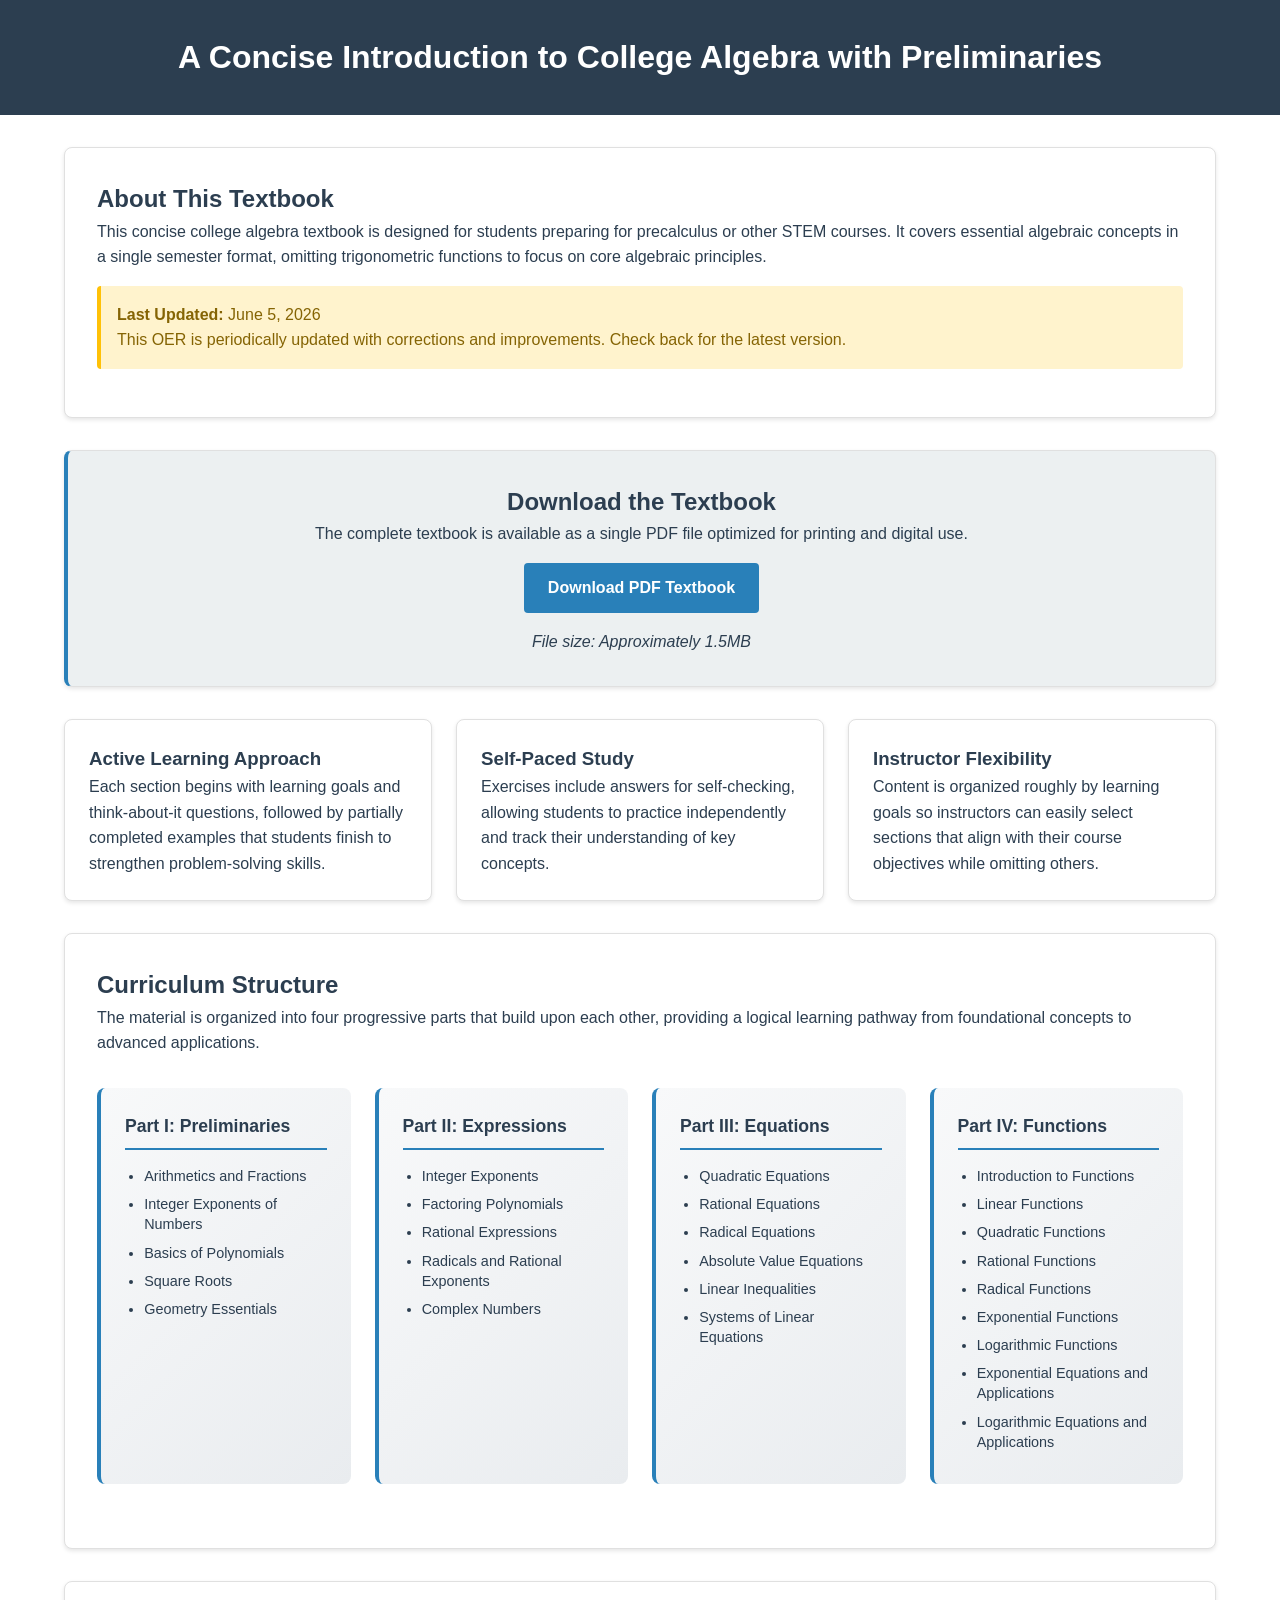
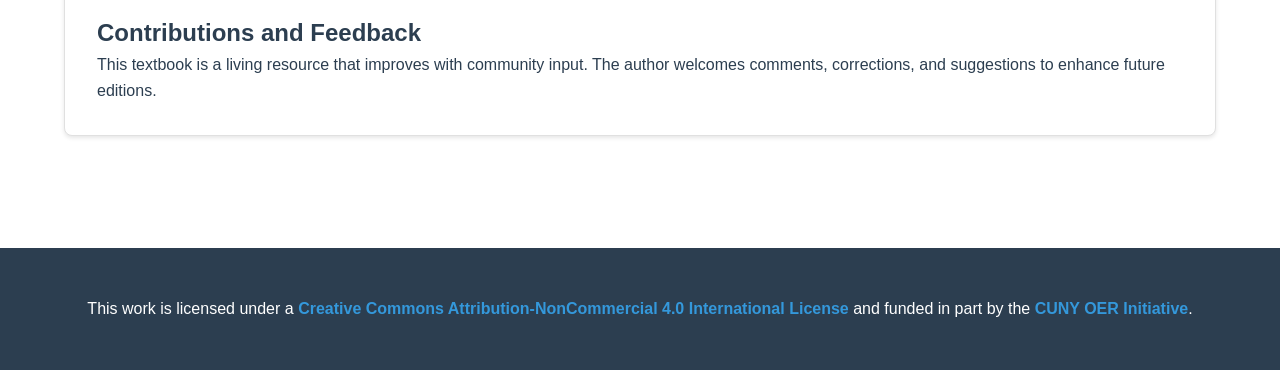
<file: index.html>
<!DOCTYPE html>
<html xmlns="http://www.w3.org/1999/xhtml" lang="" xml:lang="">
<head>
  <meta charset="utf-8" />
  <meta name="generator" content="pandoc" />
  <meta name="viewport" content="width=device-width, initial-scale=1.0, user-scalable=yes" />
  <title>A Concise Introduction to College Algebra with Preliminaries</title>
  <style>
    code{white-space: pre-wrap;}
    span.smallcaps{font-variant: small-caps;}
    div.columns{display: flex; gap: min(4vw, 1.5em);}
    div.column{flex: auto; overflow-x: auto;}
    div.hanging-indent{margin-left: 1.5em; text-indent: -1.5em;}
    /* The extra [class] is a hack that increases specificity enough to
       override a similar rule in reveal.js */
    ul.task-list[class]{list-style: none;}
    ul.task-list li input[type="checkbox"] {
      font-size: inherit;
      width: 0.8em;
      margin: 0 0.8em 0.2em -1.6em;
      vertical-align: middle;
    }
    .display.math{display: block; text-align: center; margin: 0.5rem auto;}
  </style>
  <link rel="stylesheet" href="style.css" />
</head>
<body>
<header id="title-block-header">
<h1 class="title">A Concise Introduction to College Algebra with
Preliminaries</h1>
</header>
<div class="container">
<section id="about-this-textbook" class="card">
<h2>About This Textbook</h2>
<p>This concise college algebra textbook is designed for students
preparing for precalculus or other STEM courses. It covers essential
algebraic concepts in a single semester format, omitting trigonometric
functions to focus on core algebraic principles.</p>
<div class="update-notice">
<p><strong>Last Updated:</strong> June 5, 2026</p>
<p>This OER is periodically updated with corrections and improvements.
Check back for the latest version.</p>
</div>
</section>
<section id="download-the-textbook" class="card download-section">
<h2>Download the Textbook</h2>
<p>The complete textbook is available as a single PDF file optimized for
printing and digital use.</p>
<p><a href="CCA2025.pdf" class="btn" target="_blankpage">Download PDF
Textbook</a></p>
<p><em>File size: Approximately 1.5MB</em></p>
</section>
<div class="features">
<section id="active-learning-approach" class="feature-card">
<h3>Active Learning Approach</h3>
<p>Each section begins with learning goals and think-about-it questions,
followed by partially completed examples that students finish to
strengthen problem-solving skills.</p>
</section>
<section id="self-paced-study" class="feature-card">
<h3>Self-Paced Study</h3>
<p>Exercises include answers for self-checking, allowing students to
practice independently and track their understanding of key
concepts.</p>
</section>
<section id="instructor-flexibility" class="feature-card">
<h3>Instructor Flexibility</h3>
<p>Content is organized roughly by learning goals so instructors can
easily select sections that align with their course objectives while
omitting others.</p>
</section>
</div>
<section id="curriculum-structure" class="card">
<h2>Curriculum Structure</h2>
<p>The material is organized into four progressive parts that build upon
each other, providing a logical learning pathway from foundational
concepts to advanced applications.</p>
<div class="curriculum-grid">
<section id="part-i-preliminaries" class="curriculum-part">
<h3>Part I: Preliminaries</h3>
<ul>
<li>Arithmetics and Fractions</li>
<li>Integer Exponents of Numbers</li>
<li>Basics of Polynomials</li>
<li>Square Roots</li>
<li>Geometry Essentials</li>
</ul>
</section>
<section id="part-ii-expressions" class="curriculum-part">
<h3>Part II: Expressions</h3>
<ul>
<li>Integer Exponents</li>
<li>Factoring Polynomials</li>
<li>Rational Expressions</li>
<li>Radicals and Rational Exponents</li>
<li>Complex Numbers</li>
</ul>
</section>
<section id="part-iii-equations" class="curriculum-part">
<h3>Part III: Equations</h3>
<ul>
<li>Quadratic Equations</li>
<li>Rational Equations</li>
<li>Radical Equations</li>
<li>Absolute Value Equations</li>
<li>Linear Inequalities</li>
<li>Systems of Linear Equations</li>
</ul>
</section>
<section id="part-iv-functions" class="curriculum-part">
<h3>Part IV: Functions</h3>
<ul>
<li>Introduction to Functions</li>
<li>Linear Functions</li>
<li>Quadratic Functions</li>
<li>Rational Functions</li>
<li>Radical Functions</li>
<li>Exponential Functions</li>
<li>Logarithmic Functions</li>
<li>Exponential Equations and Applications</li>
<li>Logarithmic Equations and Applications</li>
</ul>
</section>
</div>
</section>
<section id="contributions-and-feedback" class="card">
<h2>Contributions and Feedback</h2>
<p>This textbook is a living resource that improves with community
input. The author welcomes comments, corrections, and suggestions to
enhance future editions.</p>
</section>
</div>
<footer>
<div class="container">
<p>This work is licensed under a <a
href="https://creativecommons.org/licenses/by-nc-sa/4.0/"
target="_blankpage">Creative Commons Attribution-NonCommercial 4.0
International License</a> and funded in part by the <a
href="https://cunyoer.commons.gc.cuny.edu/" target="_blankpage">CUNY OER
Initiative</a>.</p>
</div>
</footer>
</body>
</html>
</file>
<file: style.css>
/* Simplified color palette with improved contrast */
:root {
    --primary-color: #2c3e50;      /* Dark blue-gray */
    --secondary-color: #2980b9;    /* Medium blue - better contrast */
    --accent-color: #e74c3c;       /* Red for accents */
    --light-color: #ecf0f1;        /* Light gray */
    --text-color: #2c3e50;         /* Dark text for better contrast */
    --background-color: #ffffff;   /* White background */
    --card-background: #ffffff;    /* White cards */
    --footer-bg: #2c3e50;          /* Dark footer */
    --footer-text: #ffffff;        /* White footer text */
    --footer-link: #3498db;        /* Bright blue for footer links */
}

* {
    margin: 0;
    padding: 0;
    box-sizing: border-box;
    font-family: 'Segoe UI', Tahoma, Geneva, Verdana, sans-serif;
}

body {
    background-color: var(--background-color);
    color: var(--text-color);
    line-height: 1.6;
}

.container {
    width: 90%;
    max-width: 1200px;
    margin: 0 auto;
    padding: 2rem 0;
}

/* Header Styles */
header {
    background-color: var(--primary-color);
    color: white;
    padding: 2rem 0;
    text-align: center;
}

/* Card-like Sections */
.card {
    background-color: var(--card-background);
    border-radius: 8px;
    padding: 2rem;
    margin-bottom: 2rem;
    box-shadow: 0 2px 4px rgba(0, 0, 0, 0.1);
    border: 1px solid #e0e0e0;
}

.download-section {
    background-color: var(--light-color);
    text-align: center;
    border-left: 4px solid var(--secondary-color);
}

/* Button Style */
.btn {
    display: inline-block;
    background-color: var(--secondary-color);
    color: white;
    padding: 12px 24px;
    border-radius: 4px;
    text-decoration: none;
    font-weight: bold;
    margin: 1rem 0;
    transition: background-color 0.3s;
}

.btn:hover {
    background-color: #2471a3;
    transform: translateY(-2px);
}

/* Features Grid */
.features {
    display: grid;
    grid-template-columns: repeat(auto-fit, minmax(300px, 1fr));
    gap: 1.5rem;
    margin-bottom: 2rem;
}

.feature-card {
    background-color: var(--card-background);
    border-radius: 8px;
    padding: 1.5rem;
    box-shadow: 0 2px 4px rgba(0, 0, 0, 0.1);
    border: 1px solid #e0e0e0;
    transition: transform 0.3s ease;
}

.feature-card:hover {
    transform: translateY(-3px);
    box-shadow: 0 4px 8px rgba(0, 0, 0, 0.15);
}

/* Curriculum Structure */
.curriculum-grid {
    display: grid;
    grid-template-columns: repeat(4, 1fr);
    gap: 1.5rem;
    margin: 2rem 0;
}

.curriculum-part {
    background: linear-gradient(135deg, #f8f9fa 0%, #e9ecef 100%);
    border-radius: 8px;
    padding: 1.5rem;
    border-left: 4px solid var(--secondary-color);
    transition: transform 0.3s ease;
    display: flex;
    flex-direction: column;
    min-height: 300px;
}

.curriculum-part:hover {
    transform: translateY(-3px);
    box-shadow: 0 4px 8px rgba(0, 0, 0, 0.1);
}

.curriculum-part h3 {
    color: var(--primary-color);
    margin-bottom: 1rem;
    padding-bottom: 0.5rem;
    border-bottom: 2px solid var(--secondary-color);
    font-size: 1.1rem;
}

.curriculum-part ul {
    margin: 0;
    padding-left: 1.2rem;
    flex-grow: 1;
}

.curriculum-part li {
    margin-bottom: 0.5rem;
    line-height: 1.4;
    font-size: 0.9rem;
}

/* Footer with improved contrast */
footer {
    background-color: var(--footer-bg);
    color: var(--footer-text);
    text-align: center;
    padding: 2rem 0;
    margin-top: 3rem;
}

footer .container {
    padding: 1rem 0;
}

footer a {
    color: var(--footer-link);
    text-decoration: none;
    font-weight: 600;
}

footer a:hover {
    text-decoration: underline;
    color: #5dade2;
}

/* Update Notice */
.update-notice {
    background-color: #fff3cd;
    border-left: 4px solid #ffc107;
    padding: 1rem;
    margin: 1rem 0;
    border-radius: 4px;
    color: #856404;
}

/* Responsive Design */
@media (max-width: 1200px) {
    .curriculum-grid {
        grid-template-columns: repeat(2, 1fr);
        gap: 1.25rem;
    }
    
    .curriculum-part {
        min-height: 280px;
    }
}

@media (max-width: 768px) {
    .features {
        grid-template-columns: 1fr;
        gap: 1rem;
    }
    
    .curriculum-grid {
        grid-template-columns: 1fr;
        gap: 1rem;
    }
    
    .container {
        padding: 1rem 0;
        width: 95%;
    }
    
    .card, .feature-card {
        padding: 1.25rem;
    }
    
    .curriculum-part {
        min-height: auto;
        padding: 1.25rem;
    }
    
    header {
        padding: 1.5rem 0;
    }
    
    .btn {
        padding: 10px 20px;
    }
}

@media (max-width: 480px) {
    .container {
        width: 100%;
        padding: 0.5rem;
    }
    
    .card, .feature-card, .curriculum-part {
        padding: 1rem;
        margin-bottom: 1rem;
    }
    
    .curriculum-grid {
        gap: 0.75rem;
    }
}

/* High-resolution displays */
@media (min-resolution: 2dppx) {
    .btn {
        border-width: 0.5px;
    }
}

/* Print styles */
@media print {
    .btn, .features, .update-notice {
        display: none;
    }
    
    .card {
        box-shadow: none;
        border: 1px solid #ccc;
    }
    
    .curriculum-grid {
        grid-template-columns: 1fr !important;
    }
}
</file>
